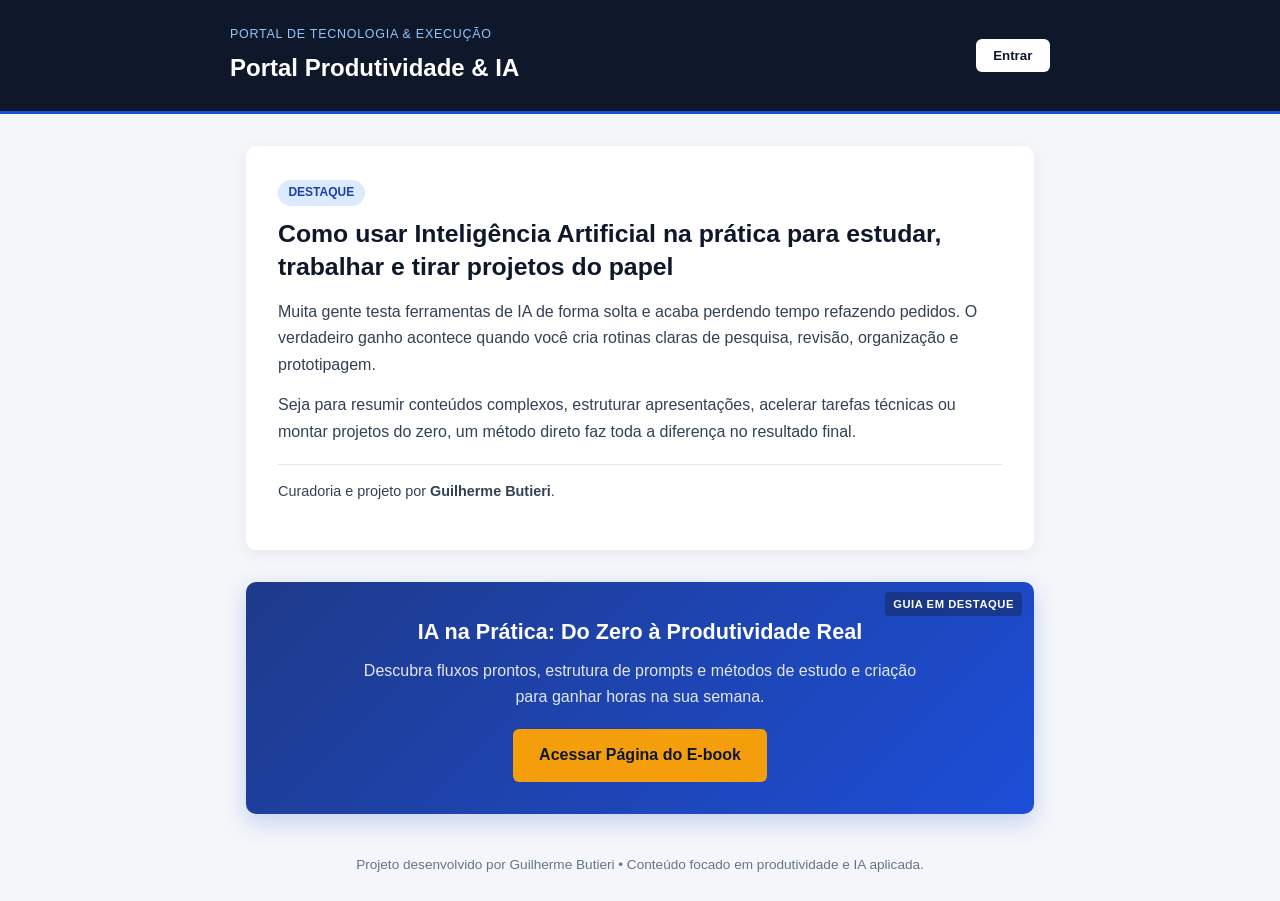
<file: index.html>
<!DOCTYPE html>
<html lang="pt-BR">
<head>
    <meta charset="UTF-8">
    <meta name="viewport" content="width=device-width, initial-scale=1.0">
    <title>Portal Produtividade &amp; IA — Guia Prático</title>
    <link rel="stylesheet" href="style.css">
</head>
<body>
    <header class="portal-header">
        <div class="header-inner">
            <div>
                <p class="header-kicker">Portal de Tecnologia &amp; Execução</p>
                <h1>Portal Produtividade &amp; IA</h1>
            </div>
            <button type="button" class="btn-login-open" id="openLoginModal">Entrar</button>
        </div>
    </header>

    <main class="container">
        <article class="post">
            <span class="post-category">Destaque</span>
            <h2>Como usar Inteligência Artificial na prática para estudar, trabalhar e tirar projetos do papel</h2>
            <p>Muita gente testa ferramentas de IA de forma solta e acaba perdendo tempo refazendo pedidos. O verdadeiro ganho acontece quando você cria rotinas claras de pesquisa, revisão, organização e prototipagem.</p>
            <p>Seja para resumir conteúdos complexos, estruturar apresentações, acelerar tarefas técnicas ou montar projetos do zero, um método direto faz toda a diferença no resultado final.</p>
            <p class="author-credit">Curadoria e projeto por <strong>Guilherme Butieri</strong>.</p>
        </article>

        <!-- ESPAÇO DO ANÚNCIO (BANNER) -->
        <aside class="ad-banner" aria-label="Anúncio do e-book">
            <span class="ad-tag">Guia em Destaque</span>
            <div class="ad-content">
                <h3>IA na Prática: Do Zero à Produtividade Real</h3>
                <p>Descubra fluxos prontos, estrutura de prompts e métodos de estudo e criação para ganhar horas na sua semana.</p>
                <!-- Link com parâmetro de rastreamento -->
                <a href="landing.html?origem=banner_artigo" class="btn-ad">Acessar Página do E-book</a>
            </div>
        </aside>
    </main>

    <!-- MODAL DE LOGIN (Pronto para integrar sua lógica) -->
    <div class="modal-backdrop hidden" id="loginModal" role="dialog" aria-modal="true" aria-labelledby="loginTitle">
        <div class="modal-card">
            <button type="button" class="modal-close" id="closeLoginModal" aria-label="Fechar janela">&times;</button>
            <h2 id="loginTitle">Área do Leitor</h2>
            <p class="modal-subtitle">Entre com seu e-mail para acessar seus materiais salvos.</p>

            <form id="loginForm" novalidate>
                <div class="input-group">
                    <label for="loginEmail">E-mail *</label>
                    <input type="email" id="loginEmail" placeholder="voce@exemplo.com" required>
                    <small class="error-msg" id="erroLoginEmail"></small>
                </div>

                <div class="input-group">
                    <label for="loginSenha">Senha *</label>
                    <input type="password" id="loginSenha" placeholder="Digite sua senha" required>
                    <small class="error-msg" id="erroLoginSenha"></small>
                </div>

                <button type="submit" class="btn-submit">Entrar na Conta</button>
            </form>

            <div id="loginStatus" class="login-status hidden"></div>
        </div>
    </div>

    <footer class="site-footer">
        <p>Projeto desenvolvido por Guilherme Butieri &bull; Conteúdo focado em produtividade e IA aplicada.</p>
    </footer>

    <script src="script.js"></script>
</body>
</html>
</file>
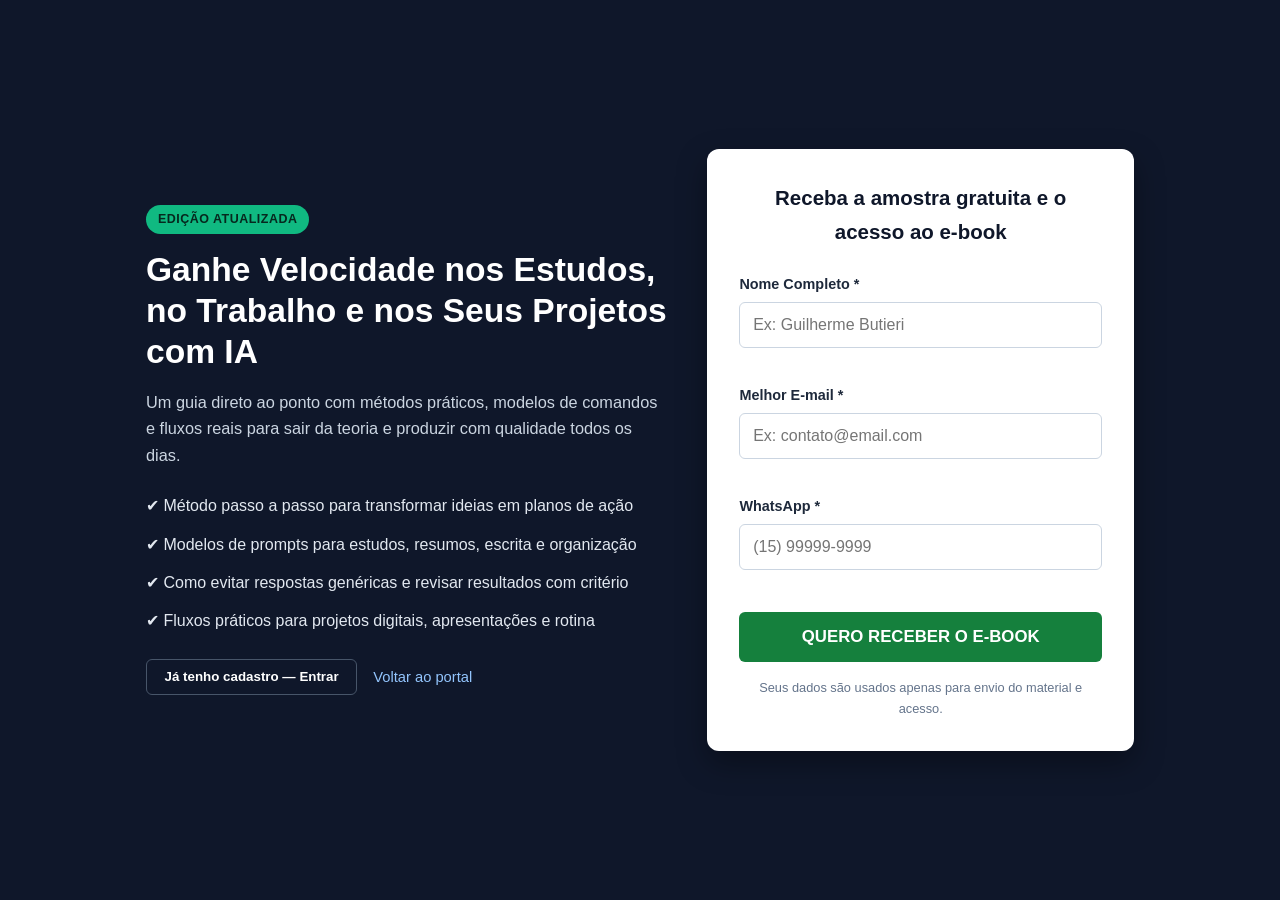
<file: landing.html>
<!DOCTYPE html>
<html lang="pt-BR">
<head>
    <meta charset="UTF-8">
    <meta name="viewport" content="width=device-width, initial-scale=1.0">
    <title>E-book: IA na Prática para Produtividade, Estudos e Projetos</title>
    <link rel="stylesheet" href="style.css">
</head>
<body class="lp-body">
    <main class="lp-container">
        <section class="lp-hero">
            <span class="badge">EDIÇÃO ATUALIZADA</span>
            <h1>Ganhe Velocidade nos Estudos, no Trabalho e nos Seus Projetos com IA</h1>
            <p class="subtitle">Um guia direto ao ponto com métodos práticos, modelos de comandos e fluxos reais para sair da teoria e produzir com qualidade todos os dias.</p>

            <ul class="benefits">
                <li>✔ Método passo a passo para transformar ideias em planos de ação</li>
                <li>✔ Modelos de prompts para estudos, resumos, escrita e organização</li>
                <li>✔ Como evitar respostas genéricas e revisar resultados com critério</li>
                <li>✔ Fluxos práticos para projetos digitais, apresentações e rotina</li>
            </ul>

            <div class="lp-actions-top">
                <button type="button" class="btn-ghost" id="openLoginModal">Já tenho cadastro — Entrar</button>
                <a href="index.html" class="link-subtle">Voltar ao portal</a>
            </div>
        </section>

        <section class="lp-form-box">
            <h2>Receba a amostra gratuita e o acesso ao e-book</h2>
            <form id="leadForm" novalidate>
                <div class="input-group">
                    <label for="nome">Nome Completo *</label>
                    <input type="text" id="nome" placeholder="Ex: Guilherme Butieri" required>
                    <small class="error-msg" id="erroNome"></small>
                </div>

                <div class="input-group">
                    <label for="email">Melhor E-mail *</label>
                    <input type="email" id="email" placeholder="Ex: contato@email.com" required>
                    <small class="error-msg" id="erroEmail"></small>
                </div>

                <div class="input-group">
                    <label for="whatsapp">WhatsApp *</label>
                    <input type="tel" id="whatsapp" placeholder="(15) 99999-9999" maxlength="15" required>
                    <small class="error-msg" id="erroWhats"></small>
                </div>

                <!-- Campo oculto para guardar de qual anúncio o lead veio -->
                <input type="hidden" id="origemLead" name="origem">

                <button type="submit" class="btn-submit">QUERO RECEBER O E-BOOK</button>
                <p class="privacy-note">Seus dados são usados apenas para envio do material e acesso.</p>
            </form>

            <!-- Mensagem de Sucesso (Oculta inicialmente) -->
            <div id="successBox" class="success-box hidden">
                <h3>Tudo pronto, <span id="userNameSuccess"></span>!</h3>
                <p>Registramos seu acesso ao material <strong>IA na Prática</strong>. Confira seu e-mail (inclusive a caixa de spam).</p>
                <a href="index.html" class="btn-back">Voltar ao Portal</a>
            </div>
        </section>
    </main>

    <!-- MODAL DE LOGIN -->
    <div class="modal-backdrop hidden" id="loginModal" role="dialog" aria-modal="true" aria-labelledby="loginTitle">
        <div class="modal-card">
            <button type="button" class="modal-close" id="closeLoginModal" aria-label="Fechar janela">&times;</button>
            <h2 id="loginTitle">Entrar na Conta</h2>
            <p class="modal-subtitle">Acesse sua área de leitor com e-mail e senha.</p>

            <form id="loginForm" novalidate>
                <div class="input-group">
                    <label for="loginEmail">E-mail *</label>
                    <input type="email" id="loginEmail" placeholder="voce@exemplo.com" required>
                    <small class="error-msg" id="erroLoginEmail"></small>
                </div>

                <div class="input-group">
                    <label for="loginSenha">Senha *</label>
                    <input type="password" id="loginSenha" placeholder="Digite sua senha" required>
                    <small class="error-msg" id="erroLoginSenha"></small>
                </div>

                <button type="submit" class="btn-submit">Entrar</button>
            </form>

            <div id="loginStatus" class="login-status hidden"></div>
        </div>
    </div>

    <script src="script.js"></script>
</body>
</html>
</file>
<file: style.css>
* {
    box-sizing: border-box;
    margin: 0;
    padding: 0;
    font-family: 'Segoe UI', Tahoma, Geneva, Verdana, sans-serif;
}

body {
    background-color: #f4f6f9;
    color: #1e293b;
    line-height: 1.65;
}

/* Estilos do Portal */
.portal-header {
    background: #0f172a;
    color: #fff;
    padding: 1.5rem 1rem;
    border-bottom: 3px solid #1d4ed8;
}

.header-inner {
    max-width: 820px;
    margin: 0 auto;
    display: flex;
    align-items: center;
    justify-content: space-between;
    gap: 1rem;
    flex-wrap: wrap;
}

.header-kicker {
    font-size: 0.78rem;
    text-transform: uppercase;
    letter-spacing: 0.06em;
    color: #93c5fd;
    margin-bottom: 0.2rem;
}

.portal-header h1 {
    font-size: 1.5rem;
}

.btn-login-open {
    background: #ffffff;
    color: #0f172a;
    border: none;
    padding: 0.55rem 1.1rem;
    border-radius: 6px;
    font-weight: 600;
    cursor: pointer;
    transition: background 0.2s, transform 0.15s;
}

.btn-login-open:hover {
    background: #e2e8f0;
    transform: translateY(-1px);
}

.container {
    max-width: 820px;
    margin: 2rem auto;
    padding: 0 1rem;
}

.post {
    background: #fff;
    padding: 2rem;
    border-radius: 10px;
    box-shadow: 0 4px 16px rgba(15, 23, 42, 0.06);
    margin-bottom: 2rem;
}

.post-category {
    display: inline-block;
    background: #dbeafe;
    color: #1e40af;
    font-size: 0.75rem;
    font-weight: 700;
    text-transform: uppercase;
    padding: 0.2rem 0.65rem;
    border-radius: 999px;
    margin-bottom: 0.75rem;
}

.post h2 {
    margin-bottom: 1rem;
    color: #0f172a;
    font-size: 1.55rem;
    line-height: 1.3;
}

.post p {
    margin-bottom: 0.9rem;
    color: #334155;
}

.author-credit {
    margin-top: 1.2rem;
    padding-top: 0.9rem;
    border-top: 1px solid #e2e8f0;
    font-size: 0.9rem;
    color: #475569;
}

/* Estilo do Anúncio */
.ad-banner {
    background: linear-gradient(135deg, #1e3a8a, #1d4ed8);
    color: #fff;
    padding: 2rem 1.5rem;
    border-radius: 10px;
    position: relative;
    text-align: center;
    box-shadow: 0 8px 24px rgba(29, 78, 216, 0.22);
}

.ad-tag {
    position: absolute;
    top: 10px;
    right: 12px;
    font-size: 0.7rem;
    font-weight: 700;
    text-transform: uppercase;
    letter-spacing: 0.05em;
    background: rgba(15, 23, 42, 0.35);
    padding: 3px 8px;
    border-radius: 4px;
}

.ad-content h3 {
    font-size: 1.35rem;
    margin-bottom: 0.5rem;
}

.ad-content p {
    max-width: 580px;
    margin: 0 auto;
    color: #e2e8f0;
}

.btn-ad {
    display: inline-block;
    margin-top: 1.15rem;
    background: #f59e0b;
    color: #0f172a;
    font-weight: 700;
    padding: 0.85rem 1.6rem;
    border-radius: 6px;
    text-decoration: none;
    transition: transform 0.2s, background 0.2s;
}

.btn-ad:hover {
    transform: translateY(-2px);
    background: #fbbf24;
}

/* Estilos da Landing Page */
.lp-body {
    background: #0f172a;
    color: #fff;
    min-height: 100vh;
    display: flex;
    align-items: center;
}

.lp-container {
    width: 100%;
    max-width: 1020px;
    margin: 2rem auto;
    padding: 1rem;
    display: grid;
    grid-template-columns: 1.1fr 0.9fr;
    gap: 2.5rem;
    align-items: center;
}

.badge {
    display: inline-block;
    background: #10b981;
    color: #06281e;
    font-weight: 700;
    padding: 4px 12px;
    border-radius: 20px;
    font-size: 0.78rem;
    letter-spacing: 0.04em;
}

.lp-hero h1 {
    font-size: 2.1rem;
    margin: 1rem 0;
    line-height: 1.22;
}

.subtitle {
    color: #cbd5e1;
    margin-bottom: 1.5rem;
    font-size: 1.02rem;
}

.benefits {
    list-style: none;
    margin-bottom: 1.5rem;
}

.benefits li {
    margin-bottom: 0.75rem;
    font-size: 1rem;
    color: #e2e8f0;
}

.lp-actions-top {
    display: flex;
    align-items: center;
    gap: 1rem;
    flex-wrap: wrap;
}

.btn-ghost {
    background: transparent;
    color: #fff;
    border: 1px solid #475569;
    padding: 0.6rem 1.1rem;
    border-radius: 6px;
    font-weight: 600;
    cursor: pointer;
    transition: border-color 0.2s, background 0.2s;
}

.btn-ghost:hover {
    border-color: #94a3b8;
    background: rgba(255, 255, 255, 0.06);
}

.link-subtle {
    color: #93c5fd;
    text-decoration: none;
    font-size: 0.92rem;
}

.link-subtle:hover {
    text-decoration: underline;
}

/* Caixa do Formulário */
.lp-form-box {
    background: #fff;
    color: #1e293b;
    padding: 2rem;
    border-radius: 12px;
    box-shadow: 0 12px 30px rgba(0, 0, 0, 0.35);
}

.lp-form-box h2 {
    margin-bottom: 1.5rem;
    font-size: 1.28rem;
    text-align: center;
    color: #0f172a;
}

.input-group {
    margin-bottom: 1rem;
}

.input-group label {
    display: block;
    font-weight: 600;
    margin-bottom: 0.35rem;
    font-size: 0.9rem;
    color: #1e293b;
}

.input-group input {
    width: 100%;
    padding: 0.8rem;
    border: 1px solid #cbd5e1;
    border-radius: 6px;
    font-size: 1rem;
    color: #0f172a;
}

.input-group input:focus {
    outline: none;
    border-color: #1d4ed8;
}

.error-msg {
    color: #dc2626;
    font-size: 0.8rem;
    display: block;
    margin-top: 4px;
    min-height: 1rem;
}

.btn-submit {
    width: 100%;
    padding: 0.95rem;
    background: #15803d;
    color: #fff;
    border: none;
    border-radius: 6px;
    font-size: 1.05rem;
    font-weight: 700;
    cursor: pointer;
    margin-top: 0.4rem;
    transition: background 0.2s;
}

.btn-submit:hover {
    background: #166534;
}

.privacy-note {
    text-align: center;
    font-size: 0.8rem;
    color: #64748b;
    margin-top: 0.9rem;
}

.hidden {
    display: none !important;
}

.success-box {
    text-align: center;
    padding: 1rem 0.5rem;
}

.success-box h3 {
    color: #15803d;
    margin-bottom: 0.5rem;
    font-size: 1.35rem;
}

.btn-back {
    display: inline-block;
    margin-top: 1.25rem;
    color: #1d4ed8;
    text-decoration: none;
    font-weight: 700;
}

/* Modal de Login */
.modal-backdrop {
    position: fixed;
    inset: 0;
    background: rgba(15, 23, 42, 0.72);
    display: flex;
    align-items: center;
    justify-content: center;
    padding: 1rem;
    z-index: 100;
}

.modal-card {
    background: #fff;
    color: #1e293b;
    width: 100%;
    max-width: 420px;
    padding: 2rem;
    border-radius: 12px;
    position: relative;
    box-shadow: 0 18px 40px rgba(0, 0, 0, 0.35);
}

.modal-close {
    position: absolute;
    top: 12px;
    right: 14px;
    background: transparent;
    border: none;
    font-size: 1.6rem;
    line-height: 1;
    color: #64748b;
    cursor: pointer;
}

.modal-close:hover {
    color: #0f172a;
}

.modal-card h2 {
    margin-bottom: 0.35rem;
    color: #0f172a;
}

.modal-subtitle {
    font-size: 0.9rem;
    color: #475569;
    margin-bottom: 1.25rem;
}

.login-status {
    margin-top: 1rem;
    padding: 0.85rem;
    border-radius: 6px;
    background: #ecfdf5;
    color: #065f46;
    font-size: 0.9rem;
    font-weight: 600;
}

/* Rodapé */
.site-footer {
    max-width: 820px;
    margin: 2.5rem auto 1.5rem;
    padding: 0 1rem;
    text-align: center;
    font-size: 0.85rem;
    color: #64748b;
}

@media (max-width: 800px) {
    .lp-container {
        grid-template-columns: 1fr;
    }

    .lp-hero h1 {
        font-size: 1.75rem;
    }
}
</file>
